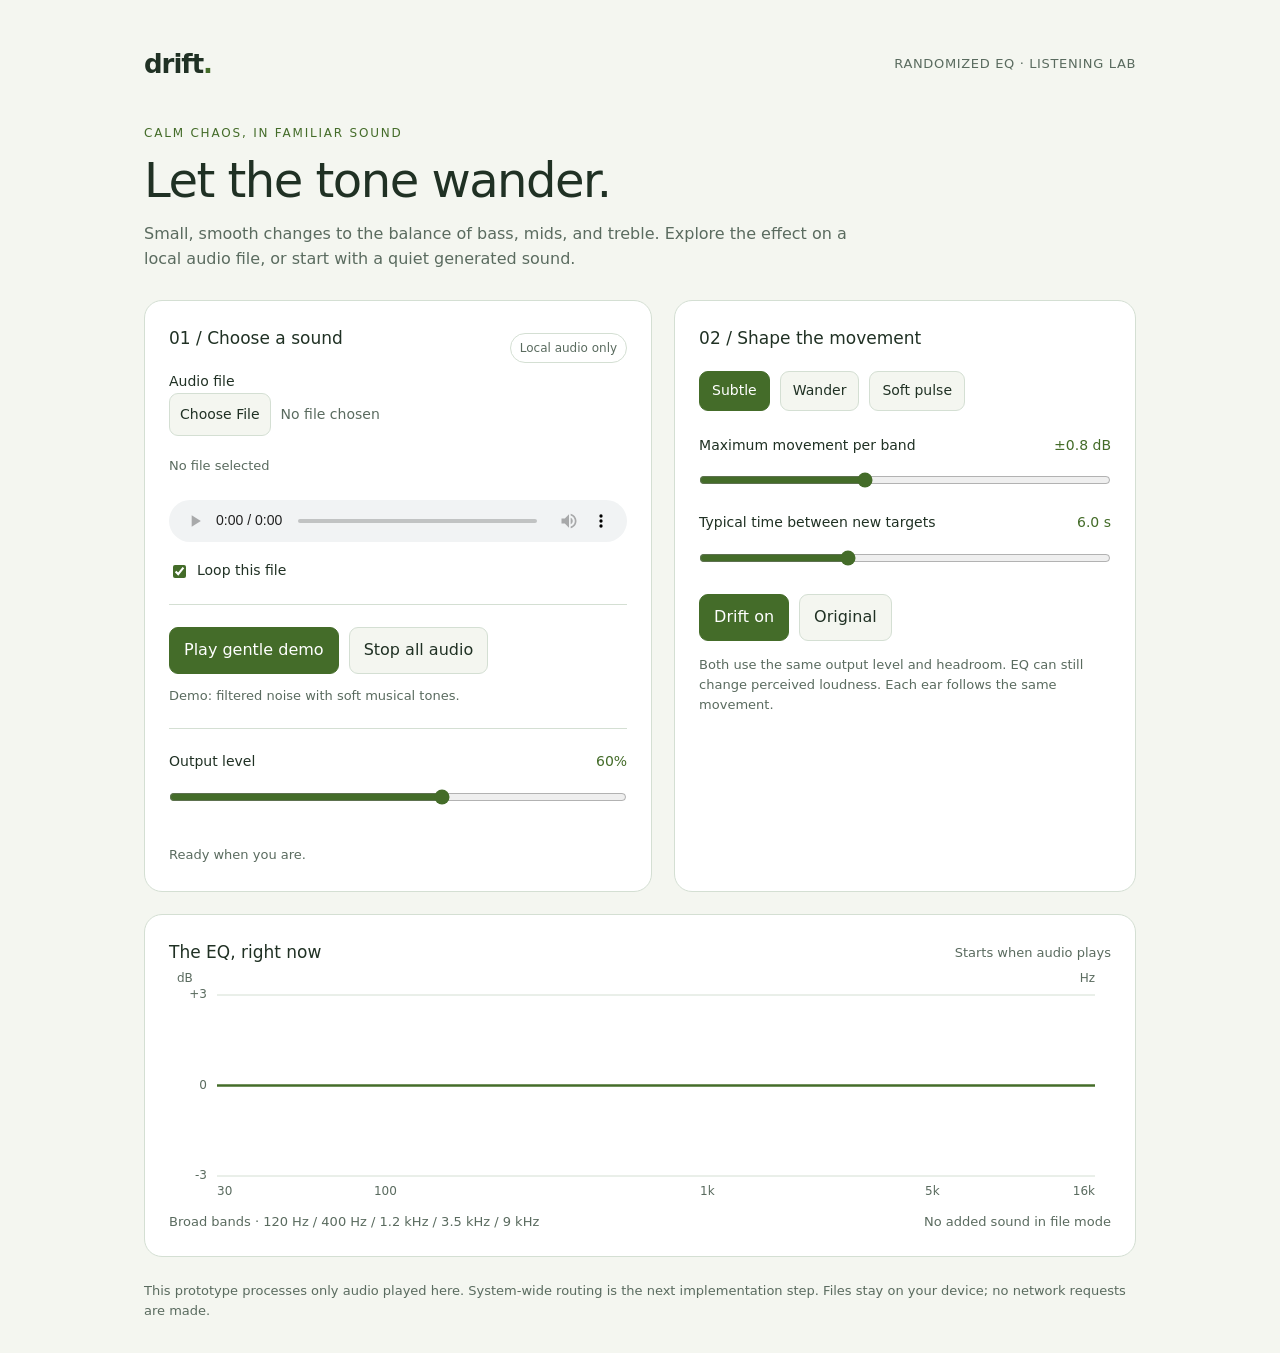
<file: DriftEQ/index.html>
<!doctype html>
<html lang="en">
<head>
<meta charset="utf-8">
<meta name="viewport" content="width=device-width,initial-scale=1">
<title>Drift — randomized EQ listening prototype</title>
<style>
:root{color-scheme:dark;--bg:#111714;--panel:#19221d;--text:#edf3ed;--muted:#adbcaf;--line:#344139;--accent:#c8eda9;--ink:#172010}
*{box-sizing:border-box}body{margin:0;background:var(--bg);color:var(--text);font:16px/1.55 system-ui,sans-serif}main{max-width:1040px;margin:auto;padding:44px 24px 32px}header{display:flex;align-items:center;justify-content:space-between;gap:20px;margin-bottom:40px}.brand{font-size:26px;letter-spacing:-1px;font-weight:600}.tag{color:var(--muted);font-size:13px;letter-spacing:.05em}.eyebrow{color:var(--accent);font-size:12px;text-transform:uppercase;letter-spacing:.15em}h1{font-size:clamp(30px,5vw,48px);font-weight:500;letter-spacing:-1.5px;line-height:1.15;margin:10px 0 14px}p{color:var(--muted);margin:8px 0 20px;max-width:720px}.layout{display:grid;grid-template-columns:1.1fr 1fr;gap:22px;margin-top:28px}.panel{background:var(--panel);border:1px solid var(--line);border-radius:18px;padding:24px}h2{font-size:17px;font-weight:500;margin:0 0 20px}.row{display:flex;gap:10px;align-items:center;flex-wrap:wrap}.spread{justify-content:space-between}button,select,input{font:inherit}button,select{border:1px solid var(--line);background:var(--bg);color:var(--text);border-radius:9px;padding:10px 14px}button{cursor:pointer}button:hover{border-color:var(--accent)}button:disabled{opacity:.45;cursor:default}button.primary,button[aria-pressed=true]{background:var(--accent);color:var(--ink);border-color:var(--accent)}button:focus-visible,input:focus-visible,select:focus-visible{outline:3px solid var(--accent);outline-offset:4px}label{display:block;font-size:14px}input[type=range]{accent-color:var(--accent);width:100%;margin:16px 0 24px}input[type=file]{width:100%;max-width:100%;font-size:14px;color:var(--muted)}input::file-selector-button{font:inherit;background:var(--bg);color:var(--text);border:1px solid var(--line);border-radius:9px;padding:10px;margin-right:10px;cursor:pointer}.value{font-variant-numeric:tabular-nums;color:var(--accent)}.small{font-size:13px;color:var(--muted)}.source{margin:20px 0;min-height:24px;overflow-wrap:anywhere}audio{display:block;width:100%;height:42px;margin:18px 0}canvas{display:block;width:100%;height:245px}.chart{margin-top:22px}.chart h2{margin-bottom:2px}.compare{margin-top:4px}.divider{border:0;border-top:1px solid var(--line);margin:22px 0}.status{margin:16px 0 0;min-height:22px}.error{color:#ffb8aa}footer{margin-top:24px;color:var(--muted);font-size:13px}.preset{margin-bottom:24px}.preset button{font-size:14px;padding:8px 12px}.badge{font-size:12px;border:1px solid var(--line);padding:5px 9px;border-radius:20px;color:var(--muted)}.check{display:flex;align-items:center;gap:8px}.check input{accent-color:var(--accent)}
@media(max-width:700px){main{padding:24px 16px}.layout{grid-template-columns:1fr;gap:16px}header{margin-bottom:28px}.panel{padding:20px}.tag{max-width:130px;text-align:right}canvas{height:215px}}
@media(prefers-color-scheme:light){:root{color-scheme:light;--bg:#f4f6f0;--panel:#fff;--text:#203124;--muted:#5a6b5f;--line:#d4dfd3;--accent:#446c29;--ink:#fff}.error{color:#9b2717}}
</style>
</head>
<body>
<main>
<header><span class="brand">drift<span style="color:var(--accent)">.</span></span><span class="tag">RANDOMIZED EQ · LISTENING LAB</span></header>
<div class="eyebrow">Calm chaos, in familiar sound</div>
<h1>Let the tone wander.</h1>
<p>Small, smooth changes to the balance of bass, mids, and treble. Explore the effect on a local audio file, or start with a quiet generated sound.</p>
<div class="layout">
<section class="panel" aria-labelledby="source-title">
<div class="row spread"><h2 id="source-title">01 / Choose a sound</h2><span class="badge">Local audio only</span></div>
<label for="file">Audio file</label>
<input id="file" type="file" accept="audio/*,.wav,.mp3,.flac,.m4a,.ogg">
<div id="source-name" class="source small">No file selected</div>
<audio id="player" controls loop preload="metadata" aria-label="Audio file playback"></audio>
<label class="check"><input id="loop" type="checkbox" checked> Loop this file</label>
<hr class="divider">
<div class="row"><button id="demo" class="primary">Play gentle demo</button><button id="stop">Stop all audio</button></div>
<div class="small" style="margin-top:12px">Demo: filtered noise with soft musical tones.</div>
<hr class="divider">
<label for="volume" class="row spread"><span>Output level</span><output id="volume-value" class="value">60%</output></label>
<input id="volume" type="range" min="0" max="100" step="1" value="60">
<div id="status" class="status small" role="status" aria-live="polite">Ready when you are.</div>
</section>
<section class="panel" aria-labelledby="motion-title">
<h2 id="motion-title">02 / Shape the movement</h2>
<div class="row preset" aria-label="Effect presets">
<button data-preset="subtle" aria-pressed="true">Subtle</button>
<button data-preset="wander" aria-pressed="false">Wander</button>
<button data-preset="pulse" aria-pressed="false">Soft pulse</button>
</div>
<label for="depth" class="row spread"><span>Maximum movement per band</span><output id="depth-value" class="value">±0.8 dB</output></label>
<input id="depth" type="range" min="0" max="2" step="0.1" value="0.8">
<label for="pace" class="row spread"><span id="pace-label">Typical time between new targets</span><output id="pace-value" class="value">6.0 s</output></label>
<input id="pace" type="range" min="0.5" max="16" step="0.1" value="6">
<div class="row compare" aria-label="Compare original and processed audio">
<button id="processed" aria-pressed="true">Drift on</button><button id="original" aria-pressed="false">Original</button>
</div>
<p class="small" style="margin-top:14px;margin-bottom:0">Both use the same output level and headroom. EQ can still change perceived loudness. Each ear follows the same movement.</p>
</section>
</div>
<section class="panel chart" aria-labelledby="chart-title">
<div class="row spread"><h2 id="chart-title">The EQ, right now</h2><span id="curve-state" class="small">Starts when audio plays</span></div>
<canvas id="curve" role="img" aria-label="Live frequency response of five broad EQ bands, from 30 hertz to 16 kilohertz, in decibels"></canvas>
<div class="row spread small"><span>Broad bands · 120 Hz / 400 Hz / 1.2 kHz / 3.5 kHz / 9 kHz</span><span>No added sound in file mode</span></div>
</section>
<footer>This prototype processes only audio played here. System-wide routing is the next implementation step. Files stay on your device; no network requests are made.</footer>
</main>
<script>
'use strict';
// All audio uses native Web Audio nodes. Automation is scheduled 20 minutes ahead,
// so short main-thread stalls and background timer throttling do not stop the drift.
const BANDS = [120, 400, 1200, 3500, 9000];
const Q = 0.75, HORIZON = 1200, CURVE_HZ = 40;
const db = x => Math.pow(10, x / 20);
const $ = id => document.getElementById(id);
const state = {depth:0.8, pace:6, mode:'drift', enabled:true, volume:0.6, ctx:null, input:null,
  filters:[], dry:null, wet:null, output:null, media:null, demo:null, url:null, busy:false,
  schedules:[], seed:729413, audioActive:false};
function rng(seed) {let a=seed>>>0;return ()=>{a+=0x6D2B79F5;let t=a;t=Math.imul(t^(t>>>15),t|1);t^=t+Math.imul(t^(t>>>7),t|61);return ((t^(t>>>14))>>>0)/4294967296;};}
function smooth(u) {return u*u*u*(10+u*(-15+6*u));}
function makeCurve(depth, pace, initial, seed, horizon=HORIZON, mode='drift') {
  const random=rng(seed), count=Math.round(horizon*CURVE_HZ)+1, values=new Float32Array(count);
  let from=initial, target=(2*random()-1)*depth, begin=0, length=pace*(0.65+0.7*random());
  if(mode==='pulse') {
    let cycle=-1,amplitude=0;
    for(let i=0;i<count;i++) {
      const t=i/CURVE_HZ,index=Math.floor(t/pace),phase=t/pace-index;
      if(index!==cycle){cycle=index;amplitude=(2*random()-1)*depth;}
      const fade=smooth(Math.min(1,t/Math.min(1,pace)));
      values[i]=initial*(1-fade)+amplitude*Math.pow(Math.sin(Math.PI*phase),2)*fade;
    }
    return values;
  }
  for(let i=0;i<count;i++) {
    const t=i/CURVE_HZ;
    while(t>begin+length) {begin+=length;from=target;target=(2*random()-1)*depth;length=pace*(0.65+0.7*random());}
    values[i]=from+(target-from)*smooth(Math.min(1,(t-begin)/length));
  }
  return values;
}
function scheduledValue(s,t) {
  if(!s)return 0;
  const pos=Math.max(0,Math.min(s.values.length-1,(t-s.start)*CURVE_HZ));
  const k=Math.floor(pos), frac=pos-k;
  return s.values[k]*(1-frac)+s.values[Math.min(k+1,s.values.length-1)]*frac;
}
function reschedule() {
  if(!state.ctx)return;
  const now=state.ctx.currentTime;
  state.filters.forEach((f,i)=>{
    const initial=scheduledValue(state.schedules[i],now);
    const values=makeCurve(state.depth,state.pace,initial,(state.seed+=71)+i*1009,HORIZON,state.mode);
    f.gain.cancelScheduledValues(0);
    f.gain.setValueAtTime(initial,now);
    f.gain.setValueCurveAtTime(values,now,HORIZON);
    state.schedules[i]={values,start:now};
  });
}
function makeGraph(ctx,destination,volume) {
  const input=ctx.createGain();input.gain.value=db(-12);
  const filters=BANDS.map(hz=>{const f=ctx.createBiquadFilter();f.type='peaking';f.frequency.value=Math.min(hz,ctx.sampleRate*0.43);f.Q.value=Q;f.gain.value=0;return f;});
  let previous=input;for(const f of filters){previous.connect(f);previous=f;}
  const dry=ctx.createGain(),wet=ctx.createGain(),output=ctx.createGain();
  dry.gain.value=0;wet.gain.value=1;output.gain.value=volume;
  input.connect(dry);previous.connect(wet);dry.connect(output);wet.connect(output);output.connect(destination);
  return {input,filters,dry,wet,output};
}
async function ensureAudio() {
  if(!state.ctx) {
    const AudioCtx=window.AudioContext||window.webkitAudioContext;
    if(!AudioCtx)throw new Error('This browser does not support Web Audio. Open this file in a current desktop browser.');
    state.ctx=new AudioCtx();Object.assign(state,makeGraph(state.ctx,state.ctx.destination,state.volume));
    state.media=state.ctx.createMediaElementSource($('player'));state.media.connect(state.input);
    state.dry.gain.value=state.enabled?0:1;state.wet.gain.value=state.enabled?1:0;
    state.ctx.onstatechange=()=>{if(state.ctx.state==='suspended' && (!$('player').paused||state.demo))setStatus('Audio is suspended. Press play again to resume.');};
    reschedule();
  }
  await state.ctx.resume();
}
function fade(param,target,time=0.05) {
  const now=state.ctx.currentTime;
  if(param.cancelAndHoldAtTime)param.cancelAndHoldAtTime(now);
  else {const current=param.value;param.cancelScheduledValues(now);param.setValueAtTime(current,now);}
  param.linearRampToValueAtTime(target,now+time);
}
function setStatus(message,error=false) {$('status').textContent=message;$('status').classList.toggle('error',error);}
function setEnabled(enabled) {
  state.enabled=enabled;
  $('processed').setAttribute('aria-pressed',String(enabled));$('original').setAttribute('aria-pressed',String(!enabled));
  if(state.ctx){fade(state.wet.gain,enabled?1:0,0.12);fade(state.dry.gain,enabled?0:1,0.12);}
  draw();
}
function syncControls(preset=null) {
  $('depth').value=state.depth;$('pace').value=state.pace;
  $('depth-value').textContent='±'+state.depth.toFixed(1)+' dB';$('pace-value').textContent=state.pace.toFixed(1)+' s';
  $('pace-label').textContent=state.mode==='pulse'?'Time per tonal pulse':'Typical time between new targets';
  document.querySelectorAll('[data-preset]').forEach(b=>b.setAttribute('aria-pressed',String(b.dataset.preset===preset)));
  reschedule();draw();
}
function stopDemo() {
  if(!state.demo)return;
  const demo=state.demo;state.demo=null;
  fade(demo.gain.gain,0,0.1);
  for(const node of demo.sources)node.stop(state.ctx.currentTime+0.11);
  setTimeout(()=>demo.nodes.forEach(node=>node.disconnect()),200);
  $('demo').textContent='Play gentle demo';$('demo').setAttribute('aria-pressed','false');
}
async function playDemo() {
  if(state.busy)return;
  if(state.demo){stopDemo();setStatus('Demo stopped.');return;}
  state.busy=true;
  try {
    await ensureAudio();$('player').pause();
    const ctx=state.ctx, gain=ctx.createGain();gain.gain.value=0;gain.connect(state.input);
    const buffer=ctx.createBuffer(1,ctx.sampleRate*8,ctx.sampleRate),data=buffer.getChannelData(0),random=rng(431);
    let brown=0;for(let i=0;i<data.length;i++){brown=(brown+0.022*(2*random()-1))/1.022;data[i]=brown*1.8;}
    // Taper the loop boundary to avoid a discontinuity in the noise source.
    const edge=Math.floor(ctx.sampleRate*0.05);for(let i=0;i<edge;i++){const w=smooth(i/edge);data[i]*=w;data[data.length-1-i]*=w;}
    const noise=ctx.createBufferSource();noise.buffer=buffer;noise.loop=true;noise.connect(gain);
    const sources=[noise],nodes=[noise,gain];
    [130.81,196,261.63,329.63,392].forEach((hz,i)=>{const oscillator=ctx.createOscillator(),amp=ctx.createGain();oscillator.type='triangle';oscillator.frequency.value=hz; amp.gain.value=0.055/(1+i*0.4);oscillator.connect(amp);amp.connect(gain);sources.push(oscillator);nodes.push(oscillator,amp);});
    state.demo={gain,sources,nodes};sources.forEach(n=>n.start());gain.gain.linearRampToValueAtTime(1,ctx.currentTime+0.4);
    $('demo').textContent='Pause demo';$('demo').setAttribute('aria-pressed','true');setStatus('Playing the generated demo.');
  }catch(error){setStatus(error.message,true);}finally{state.busy=false;}
}
$('demo').addEventListener('click',playDemo);
$('stop').addEventListener('click',()=>{stopDemo();$('player').pause();if(Number.isFinite($('player').duration))$('player').currentTime=0;setStatus('Stopped.');});
$('file').addEventListener('change',async event=>{
  const file=event.target.files[0];if(!file)return;
  stopDemo();$('player').pause();if(state.url)URL.revokeObjectURL(state.url);
  state.url=URL.createObjectURL(file);$('player').src=state.url;$('player').load();$('source-name').textContent=file.name;
  try{await ensureAudio();setStatus('File loaded. Press play to listen.');}catch(error){setStatus(error.message,true);}
});
$('player').addEventListener('play',async()=>{stopDemo();try{await ensureAudio();setStatus('Playing your audio file.');}catch(error){$('player').pause();setStatus(error.message,true);}});
$('player').addEventListener('pause',()=>{if(!state.demo)setStatus('Paused.');});
$('player').addEventListener('error',()=>setStatus('This file could not be played. Try WAV or MP3.',true));
$('loop').addEventListener('change',e=>{$('player').loop=e.target.checked;});
$('processed').addEventListener('click',()=>setEnabled(true));$('original').addEventListener('click',()=>setEnabled(false));
$('depth').addEventListener('input',e=>{state.depth=Number(e.target.value);syncControls();});
$('pace').addEventListener('input',e=>{state.pace=Number(e.target.value);syncControls();});
$('volume').addEventListener('input',e=>{state.volume=Number(e.target.value)/100;$('volume-value').textContent=e.target.value+'%';if(state.ctx)fade(state.output.gain,state.volume);});
document.querySelectorAll('[data-preset]').forEach(b=>b.addEventListener('click',()=>{const presets={subtle:[0.8,6,'drift'],wander:[1.4,10,'drift'],pulse:[0.5,1.5,'pulse']};[state.depth,state.pace,state.mode]=presets[b.dataset.preset];syncControls(b.dataset.preset);}));
// Renew early. If a browser freezes the page for over 20 minutes, the EQ safely
// holds its last shape until this callback can run again.
setInterval(()=>{if(state.ctx && state.ctx.currentTime-state.schedules[0].start>300)reschedule();},30000);
document.addEventListener('visibilitychange',()=>{if(!document.hidden && state.ctx && state.ctx.currentTime-state.schedules[0].start>300)reschedule();});

// Magnitude of a peaking biquad, matching the Web Audio peaking-filter formula.
function response(frequency,gain,center,sr=48000) {
  const A=Math.pow(10,gain/40),w=2*Math.PI*center/sr,alpha=Math.sin(w)/(2*Q),c=Math.cos(w);
  const b=[1+alpha*A,-2*c,1-alpha*A],a=[1+alpha/A,-2*c,1-alpha/A],x=2*Math.PI*frequency/sr;
  const power=v=>{const re=v[0]+v[1]*Math.cos(x)+v[2]*Math.cos(2*x),im=-v[1]*Math.sin(x)-v[2]*Math.sin(2*x);return re*re+im*im;};
  return 10*Math.log10(power(b)/power(a));
}
function draw() {
  const canvas=$('curve'),rect=canvas.getBoundingClientRect(),ratio=window.devicePixelRatio||1;
  if(!rect.width)return;
  const width=rect.width,height=rect.height;
  if(canvas.width!==Math.round(width*ratio)||canvas.height!==Math.round(height*ratio)){canvas.width=Math.round(width*ratio);canvas.height=Math.round(height*ratio);}
  const c=canvas.getContext('2d');c.setTransform(ratio,0,0,ratio,0,0);c.clearRect(0,0,width,height);
  const css=getComputedStyle(document.documentElement),left=48,right=16,top=28,bottom=36,W=width-left-right,H=height-top-bottom;
  const xmax=Math.min(16000,(state.ctx?.sampleRate||48000)*0.45),xmin=30;
  const x=f=>left+Math.log(f/xmin)/Math.log(xmax/xmin)*W,y=g=>top+(3-g)/6*H;
  const now=state.ctx?.currentTime||0,gains=BANDS.map((_,i)=>state.enabled?scheduledValue(state.schedules[i],now):0);
  c.font='12px system-ui';c.textBaseline='middle';
  for(const value of [-3,0,3]) {c.strokeStyle=css.getPropertyValue('--line');c.lineWidth=1;c.beginPath();c.moveTo(left,y(value));c.lineTo(width-right,y(value));c.stroke();c.fillStyle=css.getPropertyValue('--muted');c.textAlign='right';c.fillText((value>0?'+':'')+value,left-10,y(value));}
  c.textAlign='left';c.fillText('dB',8,12);
  const ticks=width<480?[30,300,3000,xmax]:[30,100,1000,5000,xmax];
  for(const f of ticks) {c.textAlign=f===xmin?'left':f===xmax?'right':'center';c.fillText(f>=1000?(f/1000).toFixed(f%1000?1:0)+'k':String(f),x(f),height-20);}
  c.textAlign='right';c.fillText('Hz',width-right,12);
  c.save();c.beginPath();c.rect(left,top,W,H);c.clip();c.beginPath();
  for(let i=0;i<=250;i++) {const f=xmin*Math.pow(xmax/xmin,i/250);let gain=0;
    BANDS.forEach((center,j)=>gain+=response(f,gains[j],Math.min(center,(state.ctx?.sampleRate||48000)*0.43),state.ctx?.sampleRate||48000));
    if(i===0)c.moveTo(x(f),y(gain));else c.lineTo(x(f),y(gain));}
  c.strokeStyle=css.getPropertyValue('--accent');c.lineWidth=2.5;c.stroke();c.restore();
  $('curve-state').textContent=!state.ctx?'Starts when audio plays':!state.enabled?'Original · EQ bypassed':state.ctx.state==='running'?'Live · smooth random movement':'Audio paused';
}
new ResizeObserver(draw).observe($('curve'));
window.matchMedia('(prefers-color-scheme: light)').addEventListener('change',draw);
setInterval(()=>{if(!document.hidden)draw();},100);
draw();
// Expose pure DSP helpers for offline validation, not for app integrations.
window.DriftTest={makeCurve,scheduledValue,response,makeGraph,db,state,BANDS};
</script>
</body>
</html>
</file>
